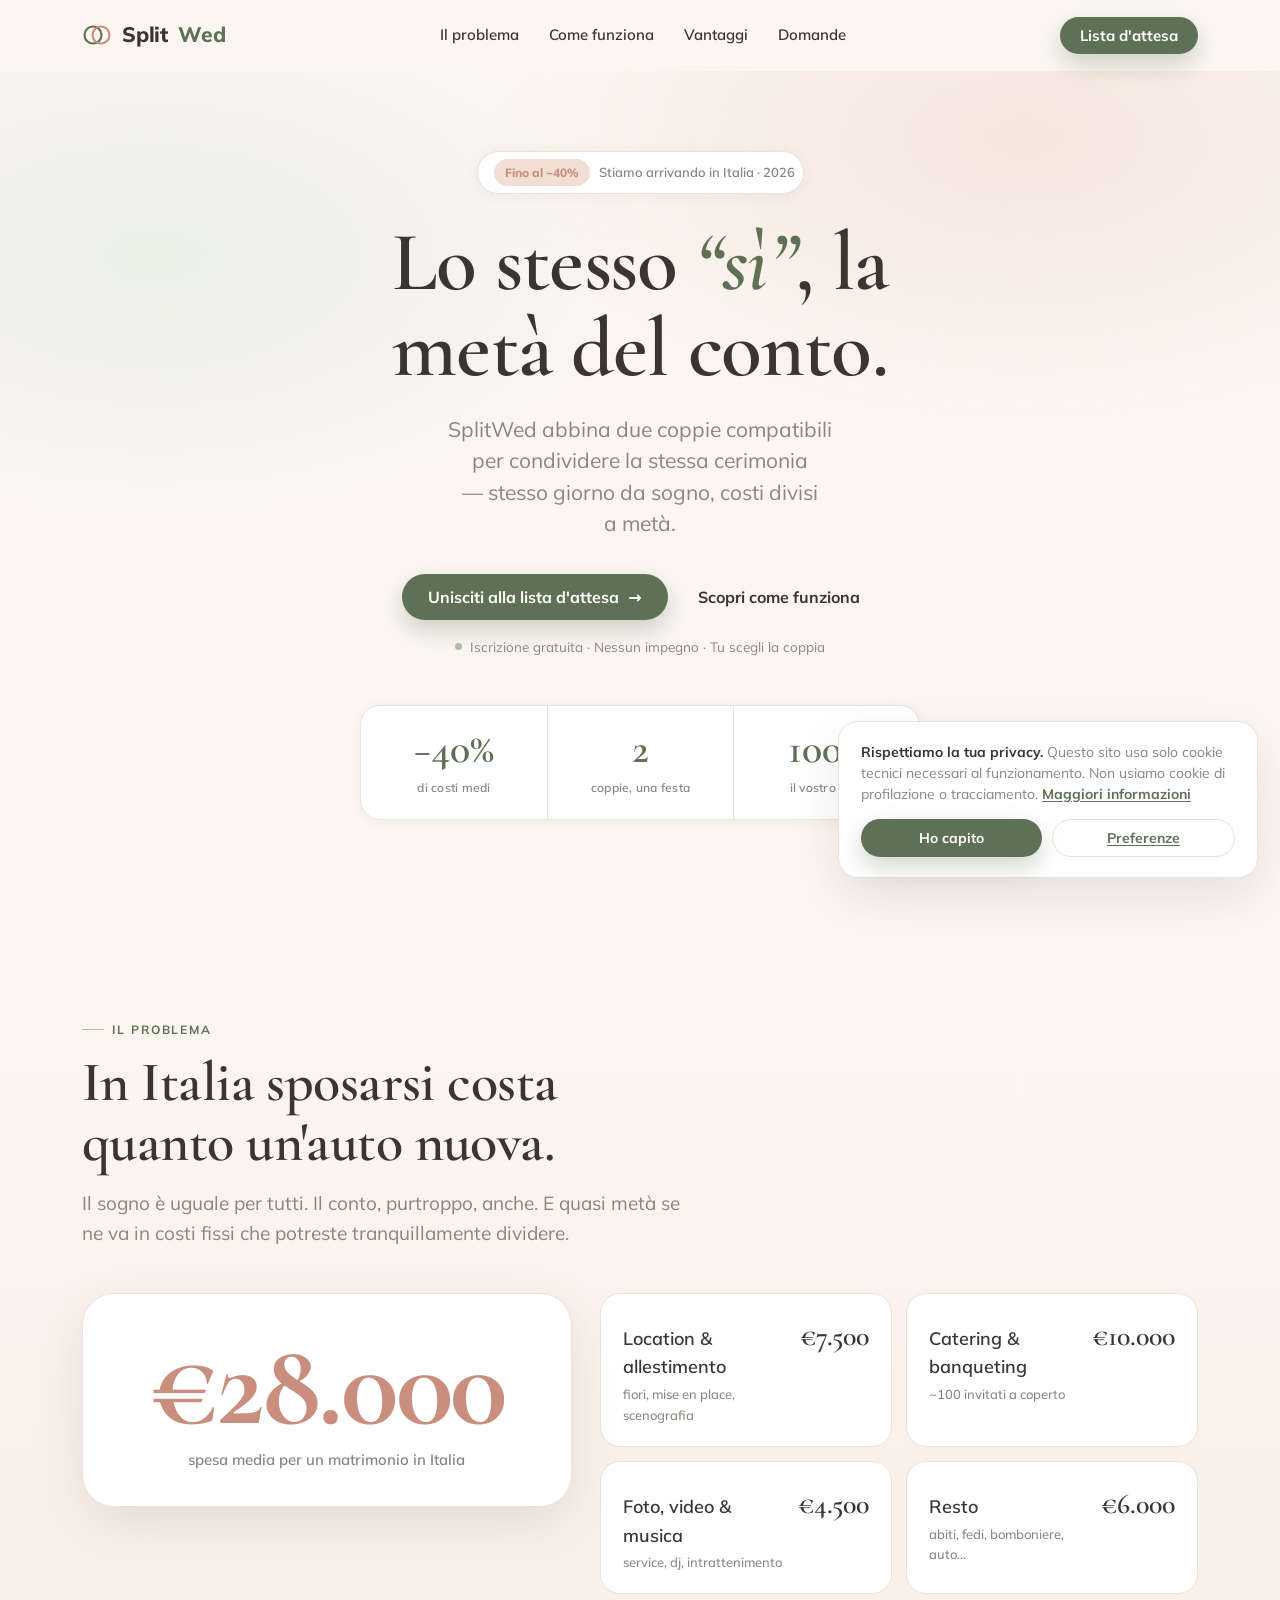
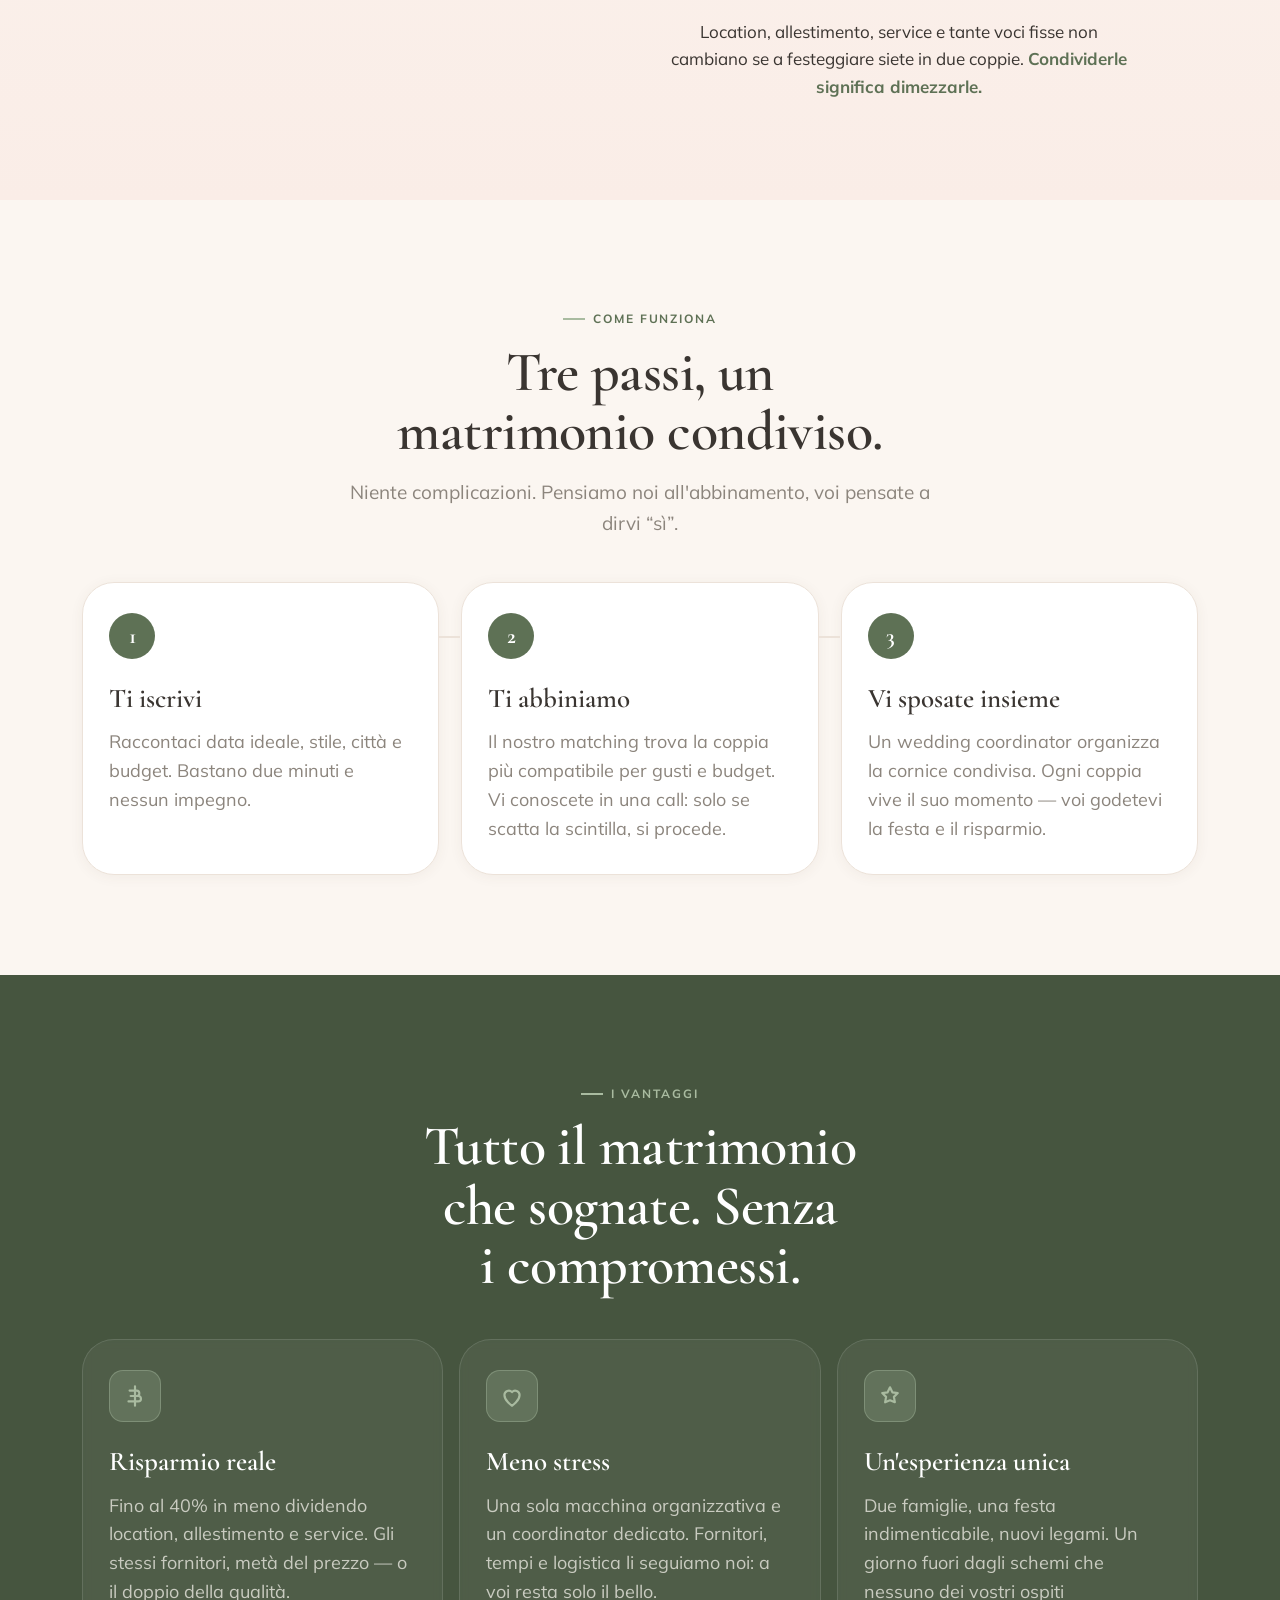
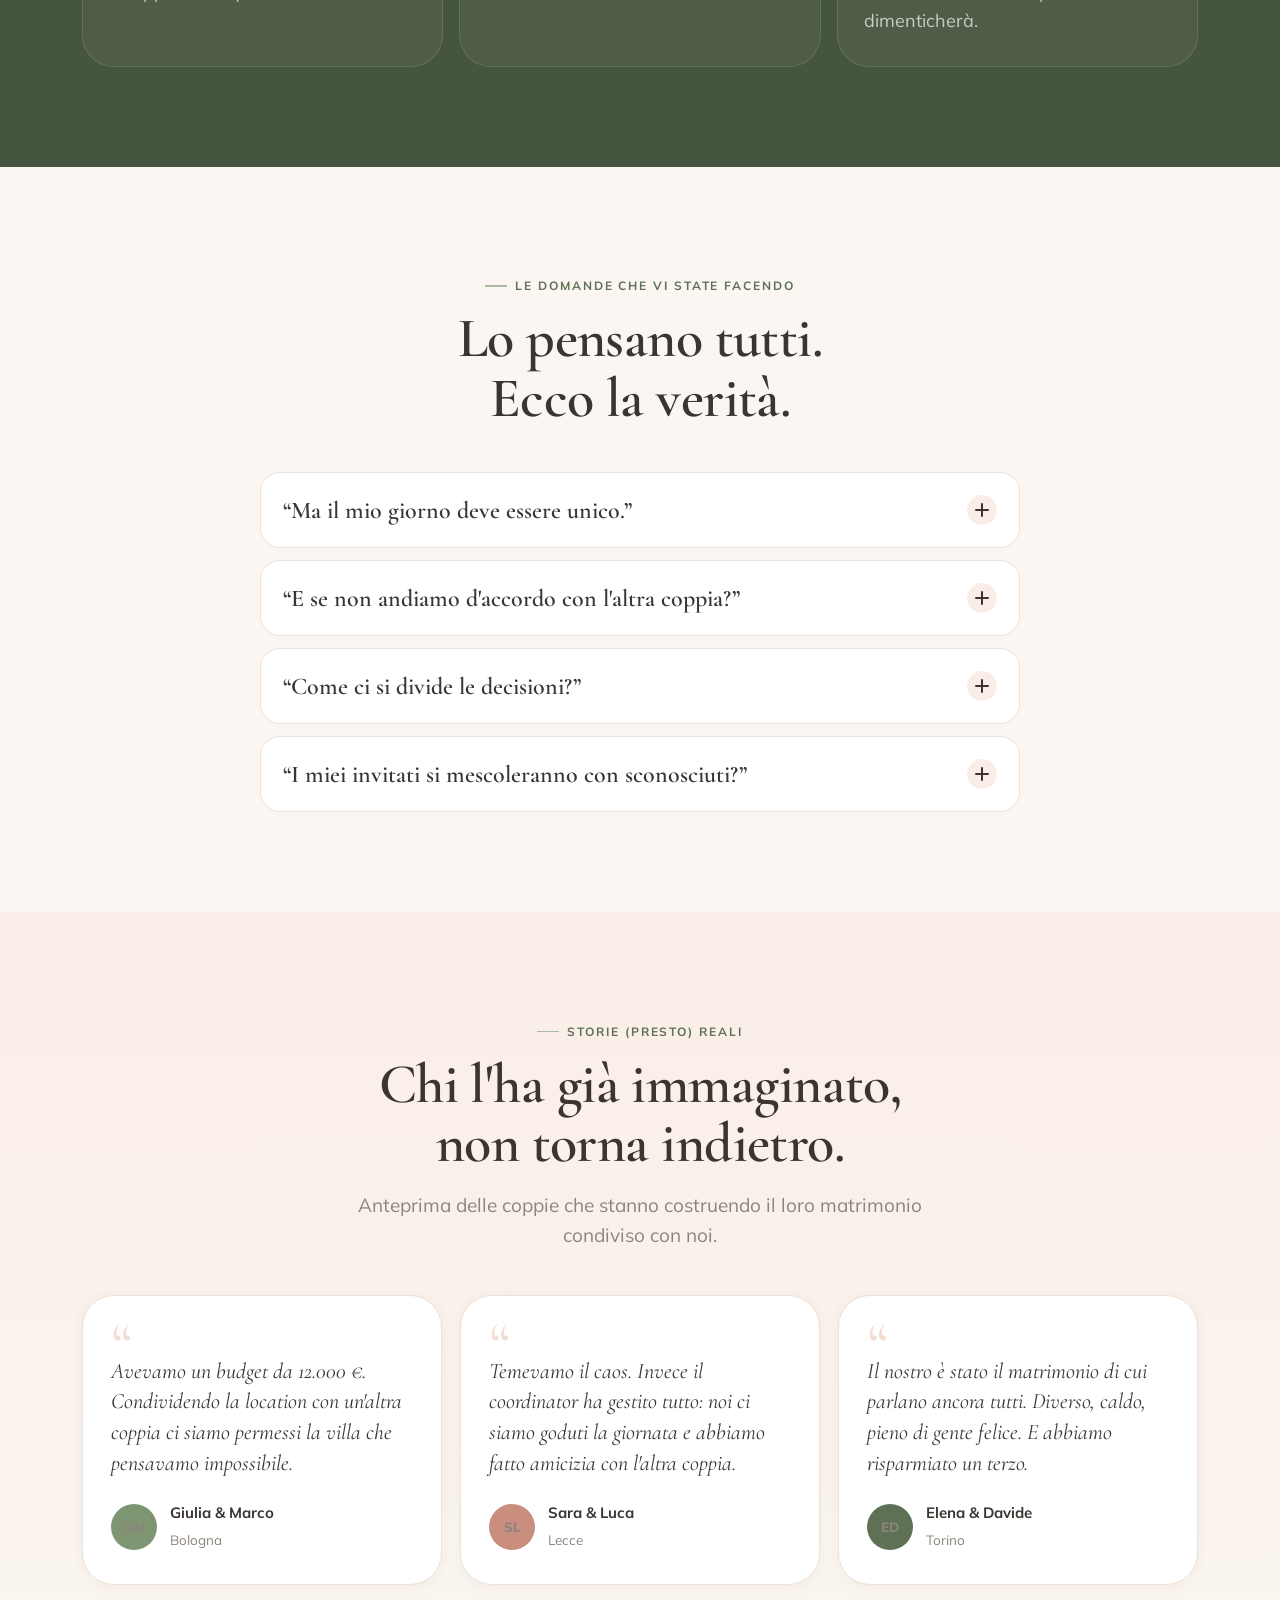
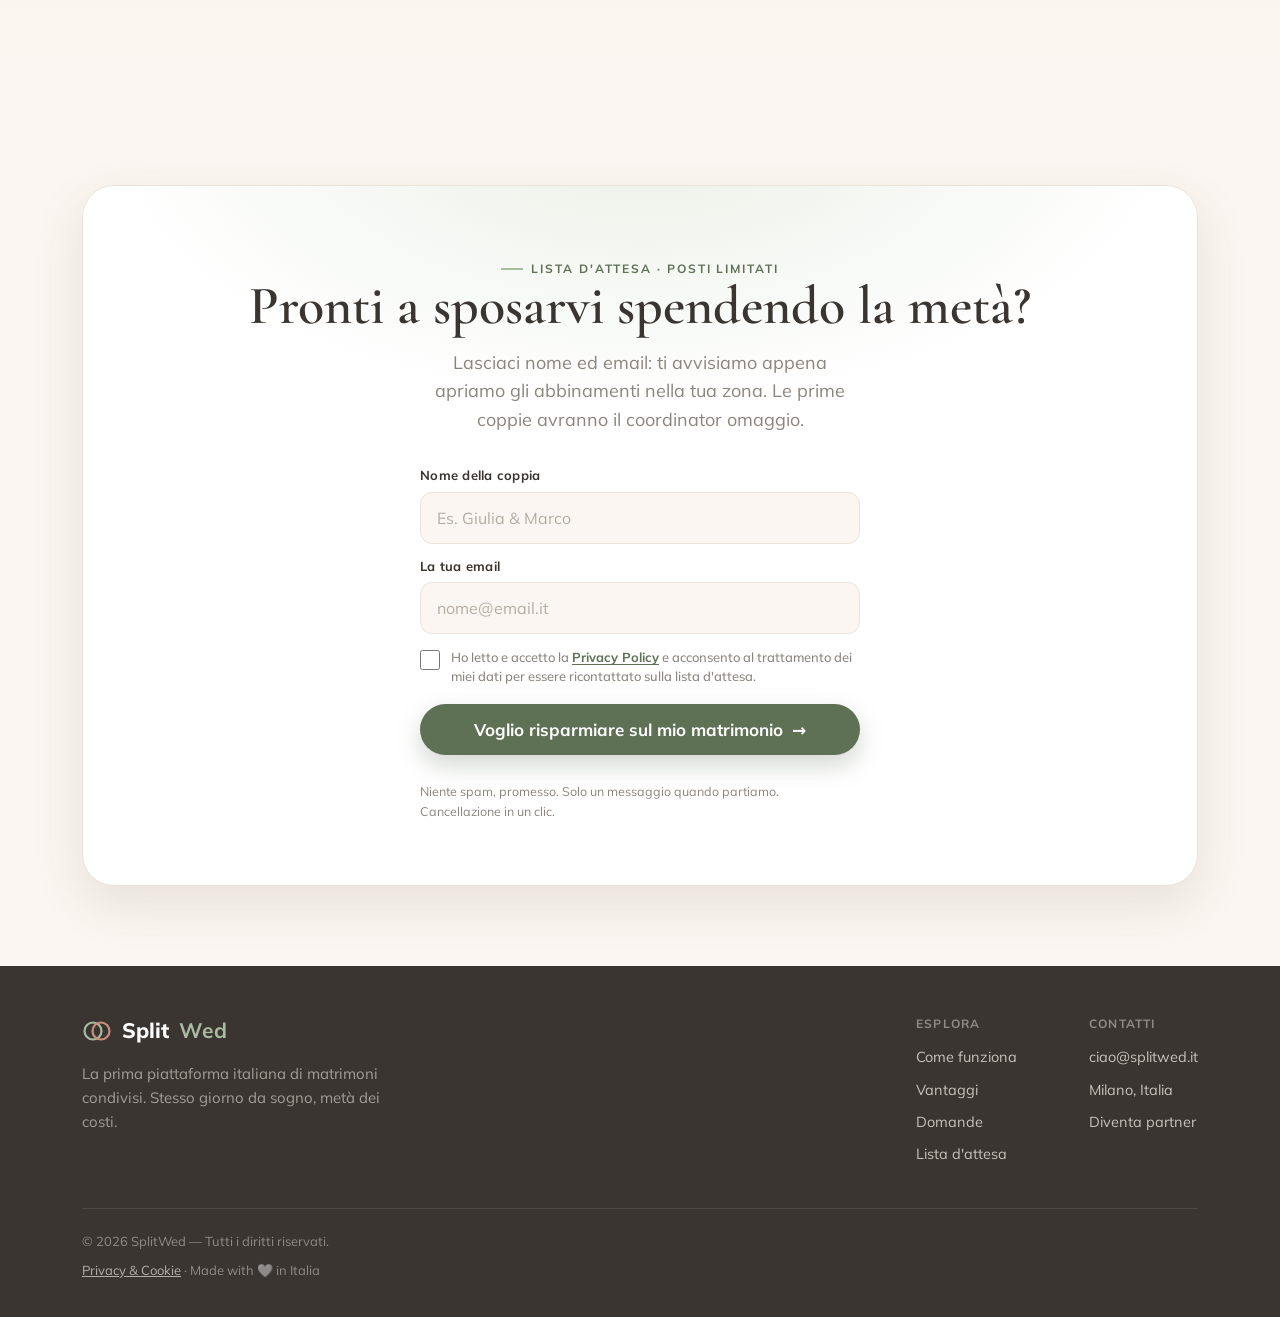
<file: index_old.html>
<!DOCTYPE html>
<html lang="it">
<head>
<meta charset="UTF-8" />
<meta name="viewport" content="width=device-width, initial-scale=1.0" />
<title>SplitWed — Un matrimonio condiviso, metà dei costi</title>
<meta name="description" content="SplitWed abbina due coppie compatibili per condividere la stessa cerimonia di matrimonio e risparmiare fino al 40%. Unisciti alla lista d'attesa." />
<link rel="stylesheet" href="fonts/fonts.css" />
<style>
  :root {
    --bg: #FBF6F1;
    --surface: #FFFFFF;
    --blush: #F3DED5;
    --blush-soft: #FAEDE7;
    --blush-deep: #C98E7E;
    --sage: #A9BBA0;
    --sage-soft: #E4ECDF;
    --sage-deep: #5E7155;
    --sage-deeper: #46553F;
    --ink: #3A3531;
    --muted: #8C857D;
    --line: #ECE2D9;

    --maxw: 1160px;
    --r-sm: 12px;
    --r-md: 20px;
    --r-lg: 32px;
    --r-pill: 999px;
    --shadow-sm: 0 2px 14px rgba(90, 70, 55, 0.06);
    --shadow-md: 0 18px 50px rgba(90, 70, 55, 0.12);

    --serif: "Cormorant Garamond", Georgia, serif;
    --sans: "Mulish", system-ui, sans-serif;
  }

  * { box-sizing: border-box; margin: 0; padding: 0; }
  html { scroll-behavior: smooth; -webkit-text-size-adjust: 100%; }
  body {
    font-family: var(--sans);
    color: var(--ink);
    background: var(--bg);
    line-height: 1.6;
    font-size: 17px;
    overflow-x: hidden;
    -webkit-font-smoothing: antialiased;
  }
  img { max-width: 100%; display: block; }
  a { color: inherit; text-decoration: none; }
  ::selection { background: var(--sage); color: #fff; }

  .wrap { width: 100%; max-width: var(--maxw); margin: 0 auto; padding: 0 22px; }

  .serif { font-family: var(--serif); }

  .kicker {
    display: inline-flex; align-items: center; gap: 8px;
    font-size: 12px; font-weight: 700; letter-spacing: 0.16em;
    text-transform: uppercase; color: var(--sage-deep);
  }
  .kicker::before {
    content: ""; width: 22px; height: 1.5px; background: var(--sage); display: inline-block;
  }

  /* ---------- Buttons ---------- */
  .btn {
    display: inline-flex; align-items: center; justify-content: center; gap: 9px;
    font-family: var(--sans); font-weight: 700; font-size: 16px;
    padding: 15px 26px; border-radius: var(--r-pill); border: none; cursor: pointer;
    transition: transform .18s ease, box-shadow .25s ease, background .2s ease;
    text-align: center; line-height: 1;
  }
  .btn-primary { background: var(--sage-deep); color: #fff; box-shadow: 0 10px 24px rgba(94, 113, 85, 0.28); }
  .btn-primary:hover { background: var(--sage-deeper); transform: translateY(-2px); box-shadow: 0 16px 32px rgba(94, 113, 85, 0.34); }
  .btn-ghost { background: transparent; color: var(--ink); padding: 15px 18px; }
  .btn-ghost:hover { color: var(--sage-deep); }
  .btn-arrow { transition: transform .2s ease; }
  .btn:hover .btn-arrow { transform: translateX(3px); }

  /* ---------- Header ---------- */
  header {
    position: sticky; top: 0; z-index: 50;
    background: rgba(251, 246, 241, 0.82);
    backdrop-filter: blur(14px); -webkit-backdrop-filter: blur(14px);
    border-bottom: 1px solid transparent; transition: border-color .3s ease, box-shadow .3s ease;
  }
  header.scrolled { border-color: var(--line); box-shadow: var(--shadow-sm); }
  .nav { display: flex; align-items: center; justify-content: space-between; height: 70px; }
  .logo { display: flex; align-items: center; gap: 10px; font-family: var(--sans); font-weight: 800; font-size: 21px; letter-spacing: -0.01em; }
  .logo b { color: var(--sage-deep); font-weight: 800; }
  .logo .rings { flex: none; }
  .nav-links { display: none; align-items: center; gap: 30px; font-weight: 600; font-size: 15px; color: var(--ink); }
  .nav-links a:hover { color: var(--sage-deep); }
  .nav-cta { display: none; }

  /* ---------- Hero ---------- */
  .hero { position: relative; padding: 56px 0 64px; text-align: center; overflow: hidden; }
  .hero::before {
    content: ""; position: absolute; inset: 0;
    background:
      radial-gradient(60% 50% at 80% 8%, rgba(243, 222, 213, 0.7), transparent 70%),
      radial-gradient(55% 45% at 12% 22%, rgba(228, 236, 223, 0.7), transparent 70%);
    z-index: -1;
  }
  .badge {
    display: inline-flex; align-items: center; gap: 9px; background: var(--surface);
    border: 1px solid var(--line); border-radius: var(--r-pill);
    padding: 7px 8px 7px 16px; font-size: 13px; font-weight: 600; color: var(--muted);
    box-shadow: var(--shadow-sm); margin-bottom: 26px;
  }
  .badge .tag { background: var(--blush); color: var(--blush-deep); font-weight: 800; padding: 4px 11px; border-radius: var(--r-pill); font-size: 12px; }
  .hero h1 {
    font-family: var(--serif); font-weight: 600; letter-spacing: -0.01em;
    font-size: clamp(42px, 11vw, 84px); line-height: 1.02; color: var(--ink);
    margin: 0 auto 22px; max-width: 16ch; text-wrap: balance;
  }
  .hero h1 em { font-style: italic; color: var(--sage-deep); }
  .hero .sub {
    font-size: clamp(17px, 4.4vw, 21px); color: var(--muted); max-width: 30ch;
    margin: 0 auto 34px; line-height: 1.5; text-wrap: pretty;
  }
  .hero-cta { display: flex; flex-direction: column; gap: 12px; align-items: center; }
  .hero-note { font-size: 13.5px; color: var(--muted); margin-top: 16px; display: flex; align-items: center; gap: 8px; justify-content: center; }
  .dot { width: 7px; height: 7px; border-radius: 50%; background: var(--sage); display: inline-block; }

  .hero-stats {
    display: grid; grid-template-columns: repeat(3, 1fr); gap: 0;
    max-width: 560px; margin: 48px auto 0; background: var(--surface);
    border: 1px solid var(--line); border-radius: var(--r-md); box-shadow: var(--shadow-sm);
    overflow: hidden;
  }
  .hero-stats .cell { padding: 22px 12px; text-align: center; }
  .hero-stats .cell + .cell { border-left: 1px solid var(--line); }
  .hero-stats .num { font-family: var(--serif); font-weight: 600; font-size: clamp(30px, 9vw, 42px); color: var(--sage-deep); line-height: 1; }
  .hero-stats .lbl { font-size: 12px; font-weight: 600; color: var(--muted); margin-top: 8px; letter-spacing: .02em; }

  /* ---------- Section scaffolding ---------- */
  section { padding: 72px 0; }
  .sec-head { max-width: 620px; margin-bottom: 44px; }
  .sec-head.center { margin-left: auto; margin-right: auto; text-align: center; }
  .sec-head h2 {
    font-family: var(--serif); font-weight: 600; letter-spacing: -0.01em;
    font-size: clamp(32px, 8vw, 52px); line-height: 1.06; margin: 14px 0 16px; text-wrap: balance;
  }
  .sec-head p { color: var(--muted); font-size: clamp(16px, 4.2vw, 19px); text-wrap: pretty; }

  /* ---------- Problema ---------- */
  .problema { background: linear-gradient(180deg, var(--bg), var(--blush-soft)); }
  .cost-hero {
    background: var(--surface); border: 1px solid var(--line); border-radius: var(--r-lg);
    padding: 34px 26px; box-shadow: var(--shadow-md); text-align: center; margin-bottom: 18px;
  }
  .cost-hero .big {
    font-family: var(--serif); font-weight: 700; color: var(--blush-deep);
    font-size: clamp(60px, 19vw, 120px); line-height: .95; letter-spacing: -0.02em;
  }
  .cost-hero .cap { font-size: 15px; color: var(--muted); font-weight: 600; margin-top: 6px; }
  .cost-grid { display: grid; grid-template-columns: 1fr; gap: 14px; }
  .cost-item {
    background: var(--surface); border: 1px solid var(--line); border-radius: var(--r-md);
    padding: 20px 22px; display: flex; align-items: baseline; justify-content: space-between; gap: 16px;
  }
  .cost-item .label { font-weight: 600; }
  .cost-item .label small { display: block; color: var(--muted); font-weight: 500; font-size: 13px; margin-top: 2px; }
  .cost-item .val { font-family: var(--serif); font-weight: 600; font-size: 28px; color: var(--ink); white-space: nowrap; }
  .cost-foot { margin-top: 24px; font-size: 17px; color: var(--ink); text-align: center; max-width: 46ch; margin-inline: auto; }
  .cost-foot b { color: var(--sage-deep); }

  /* ---------- Come funziona ---------- */
  .steps { display: grid; grid-template-columns: 1fr; gap: 18px; }
  .step {
    background: var(--surface); border: 1px solid var(--line); border-radius: var(--r-lg);
    padding: 30px 26px; position: relative; box-shadow: var(--shadow-sm);
  }
  .step .n {
    font-family: var(--serif); font-weight: 700; font-size: 22px; color: #fff;
    width: 46px; height: 46px; border-radius: 50%; background: var(--sage-deep);
    display: flex; align-items: center; justify-content: center; margin-bottom: 18px;
  }
  .step h3 { font-family: var(--serif); font-weight: 600; font-size: 27px; margin-bottom: 8px; }
  .step p { color: var(--muted); }
  .step .line { display: none; }

  /* ---------- Vantaggi ---------- */
  .vantaggi { background: var(--sage-deeper); color: #F4F1EB; }
  .vantaggi .sec-head h2 { color: #fff; }
  .vantaggi .sec-head p { color: rgba(244, 241, 235, 0.72); }
  .vantaggi .kicker { color: var(--sage); }
  .vantaggi .kicker::before { background: var(--sage); }
  .ben-grid { display: grid; grid-template-columns: 1fr; gap: 16px; }
  .ben {
    background: rgba(255,255,255,0.05); border: 1px solid rgba(255,255,255,0.12);
    border-radius: var(--r-lg); padding: 30px 26px; backdrop-filter: blur(4px);
  }
  .ben .ico {
    width: 52px; height: 52px; border-radius: 14px; background: rgba(169, 187, 160, 0.22);
    display: flex; align-items: center; justify-content: center; margin-bottom: 18px;
    border: 1px solid rgba(169,187,160,0.4);
  }
  .ben h3 { font-family: var(--serif); font-weight: 600; font-size: 27px; margin-bottom: 8px; color: #fff; }
  .ben p { color: rgba(244, 241, 235, 0.74); }

  /* ---------- Obiezioni ---------- */
  .faq-list { display: grid; gap: 12px; max-width: 760px; margin: 0 auto; }
  .faq {
    background: var(--surface); border: 1px solid var(--line); border-radius: var(--r-md);
    overflow: hidden; transition: box-shadow .25s ease, border-color .25s ease;
  }
  .faq.open { box-shadow: var(--shadow-md); border-color: var(--blush); }
  .faq button {
    width: 100%; background: none; border: none; cursor: pointer; text-align: left;
    padding: 22px 22px; display: flex; align-items: center; justify-content: space-between; gap: 16px;
    font-family: var(--serif); font-weight: 600; font-size: clamp(19px, 5vw, 24px); color: var(--ink);
  }
  .faq .ic { flex: none; width: 30px; height: 30px; border-radius: 50%; background: var(--blush-soft); display: flex; align-items: center; justify-content: center; transition: transform .3s ease, background .2s ease; }
  .faq.open .ic { transform: rotate(45deg); background: var(--blush); }
  .faq .ic svg { display: block; }
  .faq .ans { max-height: 0; overflow: hidden; transition: max-height .35s ease; }
  .faq .ans-inner { padding: 0 22px 24px; color: var(--muted); font-size: 16.5px; max-width: 60ch; }
  .faq .ans-inner b { color: var(--sage-deep); font-weight: 700; }

  /* ---------- Testimonial ---------- */
  .testi { background: linear-gradient(180deg, var(--blush-soft), var(--bg)); }
  .testi-grid { display: grid; grid-template-columns: 1fr; gap: 18px; }
  .quote {
    background: var(--surface); border: 1px solid var(--line); border-radius: var(--r-lg);
    padding: 30px 28px; box-shadow: var(--shadow-sm); display: flex; flex-direction: column;
  }
  .quote .mark { font-family: var(--serif); font-size: 64px; line-height: .6; color: var(--blush); height: 30px; }
  .quote p { font-family: var(--serif); font-style: italic; font-size: 22px; line-height: 1.4; color: var(--ink); margin-bottom: 22px; flex: 1; }
  .quote .who { display: flex; align-items: center; gap: 13px; }
  .quote .av { width: 46px; height: 46px; border-radius: 50%; flex: none; display: flex; align-items: center; justify-content: center; font-weight: 800; font-size: 15px; color: #fff; font-family: var(--sans); }
  .quote .who b { font-weight: 700; font-size: 15px; display: block; }
  .quote .who span { color: var(--muted); font-size: 13.5px; }

  /* ---------- CTA finale ---------- */
  .cta-final { padding-bottom: 80px; }
  .cta-card {
    background: var(--surface); border: 1px solid var(--line); border-radius: var(--r-lg);
    padding: 40px 26px; box-shadow: var(--shadow-md); text-align: center; position: relative; overflow: hidden;
  }
  .cta-card::before {
    content: ""; position: absolute; inset: 0;
    background: radial-gradient(70% 60% at 50% -10%, rgba(228, 236, 223, 0.8), transparent 70%);
    z-index: 0;
  }
  .cta-card > * { position: relative; z-index: 1; }
  .cta-card h2 { font-family: var(--serif); font-weight: 600; font-size: clamp(32px, 8.5vw, 54px); line-height: 1.04; margin-bottom: 14px; text-wrap: balance; }
  .cta-card .lead { color: var(--muted); max-width: 40ch; margin: 0 auto 30px; font-size: 18px; }
  form.signup { display: grid; gap: 12px; max-width: 440px; margin: 0 auto; text-align: left; }
  .field label { display: block; font-size: 13px; font-weight: 700; color: var(--ink); margin-bottom: 6px; letter-spacing: .02em; }
  .field input {
    width: 100%; font-family: var(--sans); font-size: 16px; color: var(--ink);
    padding: 15px 16px; border: 1.5px solid var(--line); border-radius: var(--r-sm);
    background: var(--bg); transition: border-color .2s ease, background .2s ease;
  }
  .field input::placeholder { color: #B6ACA2; }
  .field input:focus { outline: none; border-color: var(--sage); background: #fff; }
  .field input.err { border-color: var(--blush-deep); background: #FCF1EE; }
  .field .msg { font-size: 12.5px; color: var(--blush-deep); margin-top: 5px; min-height: 0; display: none; }
  .field.invalid .msg { display: block; }
  /* consent checkbox */
  .consent { display: flex; align-items: flex-start; gap: 11px; margin-top: 2px; }
  .consent input { flex: none; width: 20px; height: 20px; margin-top: 2px; accent-color: var(--sage-deep); cursor: pointer; }
  .consent label { font-size: 13px; color: var(--muted); line-height: 1.45; font-weight: 500; cursor: pointer; }
  .consent a { color: var(--sage-deep); font-weight: 700; text-decoration: underline; text-underline-offset: 2px; }
  .consent.invalid label { color: var(--blush-deep); }
  .consent.invalid input { outline: 2px solid var(--blush-deep); outline-offset: 1px; border-radius: 4px; }
  form.signup .btn-primary { width: 100%; margin-top: 6px; padding: 17px; font-size: 17px; }
  .privacy { font-size: 12.5px; color: var(--muted); margin-top: 14px; }
  .success { display: none; padding: 20px 6px; }
  .success.show { display: block; animation: pop .4s ease; }
  .success .check { width: 64px; height: 64px; border-radius: 50%; background: var(--sage-soft); display: flex; align-items: center; justify-content: center; margin: 0 auto 18px; }
  .success h3 { font-family: var(--serif); font-weight: 600; font-size: 32px; margin-bottom: 10px; }
  .success p { color: var(--muted); max-width: 36ch; margin: 0 auto; }
  @keyframes pop { from { opacity: 0; transform: scale(.94); } to { opacity: 1; transform: scale(1); } }

  /* ---------- Footer ---------- */
  footer { background: var(--ink); color: #E8E2DB; padding: 48px 0 36px; }
  .foot-top { display: flex; flex-direction: column; gap: 26px; }
  .foot-brand { display: flex; align-items: center; gap: 10px; font-weight: 800; font-size: 21px; color: #fff; }
  .foot-brand b { color: var(--sage); }
  .foot-desc { color: rgba(232, 226, 219, 0.6); max-width: 34ch; font-size: 15px; }
  .foot-cols { display: grid; grid-template-columns: 1fr 1fr; gap: 26px; }
  .foot-cols h5 { font-size: 12px; letter-spacing: .1em; text-transform: uppercase; color: rgba(232,226,219,0.5); margin-bottom: 12px; }
  .foot-cols a, .foot-cols span { display: block; font-size: 14.5px; color: rgba(232,226,219,0.82); margin-bottom: 9px; }
  .foot-cols a:hover { color: var(--sage); }
  .foot-bot { border-top: 1px solid rgba(255,255,255,0.1); margin-top: 34px; padding-top: 22px; display: flex; flex-direction: column; gap: 8px; font-size: 13px; color: rgba(232,226,219,0.5); }

  /* ---------- Cookie banner ---------- */
  .cookie-banner {
    position: fixed; left: 16px; right: 16px; bottom: 16px; z-index: 80;
    background: var(--surface); border: 1px solid var(--line); border-radius: var(--r-md);
    box-shadow: var(--shadow-md); padding: 20px 22px;
    display: flex; flex-direction: column; gap: 14px;
    transform: translateY(140%); opacity: 0; transition: transform .45s cubic-bezier(.2,.7,.2,1), opacity .4s ease;
  }
  .cookie-banner.show { transform: none; opacity: 1; }
  .cookie-banner p { font-size: 14px; color: var(--muted); line-height: 1.5; }
  .cookie-banner p b { color: var(--ink); font-weight: 700; }
  .cookie-banner a { color: var(--sage-deep); font-weight: 700; text-decoration: underline; text-underline-offset: 2px; }
  .cookie-actions { display: flex; gap: 10px; flex-wrap: wrap; }
  .cookie-actions .btn { padding: 11px 22px; font-size: 14px; flex: 1; min-width: 120px; }
  .btn-outline { background: transparent; color: var(--ink); border: 1.5px solid var(--line); }
  .btn-outline:hover { border-color: var(--sage); color: var(--sage-deep); }
  @media (min-width: 720px) {
    .cookie-banner { left: auto; right: 22px; bottom: 22px; max-width: 420px; }
  }

  /* ---------- Reveal animation ---------- */
  .reveal { opacity: 0; transform: translateY(22px); transition: opacity .7s cubic-bezier(.2,.7,.2,1), transform .7s cubic-bezier(.2,.7,.2,1); }
  .reveal.in { opacity: 1; transform: none; }
  @media (prefers-reduced-motion: reduce) { .reveal { opacity: 1; transform: none; transition: none; } html { scroll-behavior: auto; } }

  /* ---------- Responsive ---------- */
  @media (min-width: 600px) {
    .hero-cta { flex-direction: row; justify-content: center; }
    .cost-grid { grid-template-columns: 1fr 1fr; }
    .testi-grid { grid-template-columns: 1fr 1fr; }
  }
  @media (min-width: 880px) {
    body { font-size: 18px; }
    .nav-links { display: flex; }
    .nav-cta { display: inline-flex; }
    section { padding: 100px 0; }
    .hero { padding: 80px 0 90px; }
    .steps { grid-template-columns: repeat(3, 1fr); gap: 22px; }
    .ben-grid { grid-template-columns: repeat(3, 1fr); }
    .testi-grid { grid-template-columns: repeat(3, 1fr); }
    .cost-layout { display: grid; grid-template-columns: 0.9fr 1.1fr; gap: 28px; align-items: start; }
    .cost-hero { margin-bottom: 0; position: sticky; top: 90px; }
    .cta-card { padding: 64px 56px; }
    .foot-top { flex-direction: row; justify-content: space-between; align-items: flex-start; }
    .foot-cols { grid-template-columns: 1fr 1fr; gap: 64px; }
    .step .line { display: block; position: absolute; top: 53px; right: -22px; width: 22px; height: 1.5px; background: var(--line); z-index: 2; }
    .step:last-child .line { display: none; }
  }
  @media (min-width: 1024px) {
    .sec-head h2 { font-size: 56px; }
  }
</style>
</head>
<body>

<!-- ============ HEADER ============ -->
<header id="hdr">
  <div class="wrap nav">
    <a href="#top" class="logo" aria-label="SplitWed home">
      <svg class="rings" width="30" height="22" viewBox="0 0 30 22" fill="none" aria-hidden="true">
        <circle cx="11" cy="11" r="8.5" stroke="#5E7155" stroke-width="2.2" />
        <circle cx="19" cy="11" r="8.5" stroke="#C98E7E" stroke-width="2.2" />
      </svg>
      Split<b>Wed</b>
    </a>
    <nav class="nav-links">
      <a href="#problema">Il problema</a>
      <a href="#come-funziona">Come funziona</a>
      <a href="#vantaggi">Vantaggi</a>
      <a href="#obiezioni">Domande</a>
    </nav>
    <a href="#waitlist" class="btn btn-primary nav-cta" style="padding:11px 20px; font-size:15px;">Lista d'attesa</a>
  </div>
</header>

<main id="top">

  <!-- ============ HERO ============ -->
  <section class="hero">
    <div class="wrap">
      <span class="badge reveal"><span class="tag">Fino al −40%</span> Stiamo arrivando in Italia · 2026</span>
      <h1 class="reveal">Lo stesso <em>“sì”</em>, la metà del conto.</h1>
      <p class="sub reveal">SplitWed abbina due coppie compatibili per condividere la stessa cerimonia — stesso giorno da sogno, costi divisi a metà.</p>
      <div class="hero-cta reveal">
        <a href="#waitlist" class="btn btn-primary">Unisciti alla lista d'attesa <span class="btn-arrow">→</span></a>
        <a href="#come-funziona" class="btn btn-ghost">Scopri come funziona</a>
      </div>
      <p class="hero-note reveal"><span class="dot"></span> Iscrizione gratuita · Nessun impegno · Tu scegli la coppia</p>

      <div class="hero-stats reveal">
        <div class="cell"><div class="num">−40%</div><div class="lbl">di costi medi</div></div>
        <div class="cell"><div class="num">2</div><div class="lbl">coppie, una festa</div></div>
        <div class="cell"><div class="num">100%</div><div class="lbl">il vostro stile</div></div>
      </div>
    </div>
  </section>

  <!-- ============ PROBLEMA ============ -->
  <section class="problema" id="problema">
    <div class="wrap">
      <div class="sec-head reveal">
        <span class="kicker">Il problema</span>
        <h2>In Italia sposarsi costa quanto un'auto nuova.</h2>
        <p>Il sogno è uguale per tutti. Il conto, purtroppo, anche. E quasi metà se ne va in costi fissi che potreste tranquillamente dividere.</p>
      </div>

      <div class="cost-layout">
        <div class="cost-hero reveal">
          <div class="big">€28.000</div>
          <div class="cap">spesa media per un matrimonio in Italia</div>
        </div>

        <div>
          <div class="cost-grid">
            <div class="cost-item reveal"><div class="label">Location & allestimento <small>fiori, mise en place, scenografia</small></div><div class="val">€7.500</div></div>
            <div class="cost-item reveal"><div class="label">Catering & banqueting <small>~100 invitati a coperto</small></div><div class="val">€10.000</div></div>
            <div class="cost-item reveal"><div class="label">Foto, video & musica <small>service, dj, intrattenimento</small></div><div class="val">€4.500</div></div>
            <div class="cost-item reveal"><div class="label">Resto <small>abiti, fedi, bomboniere, auto…</small></div><div class="val">€6.000</div></div>
          </div>
          <p class="cost-foot reveal">Location, allestimento, service e tante voci fisse non cambiano se a festeggiare siete in due coppie. <b>Condividerle significa dimezzarle.</b></p>
        </div>
      </div>
    </div>
  </section>

  <!-- ============ COME FUNZIONA ============ -->
  <section id="come-funziona">
    <div class="wrap">
      <div class="sec-head center reveal">
        <span class="kicker">Come funziona</span>
        <h2>Tre passi, un matrimonio condiviso.</h2>
        <p>Niente complicazioni. Pensiamo noi all'abbinamento, voi pensate a dirvi “sì”.</p>
      </div>
      <div class="steps">
        <div class="step reveal">
          <div class="n">1</div><span class="line"></span>
          <h3>Ti iscrivi</h3>
          <p>Raccontaci data ideale, stile, città e budget. Bastano due minuti e nessun impegno.</p>
        </div>
        <div class="step reveal">
          <div class="n">2</div><span class="line"></span>
          <h3>Ti abbiniamo</h3>
          <p>Il nostro matching trova la coppia più compatibile per gusti e budget. Vi conoscete in una call: solo se scatta la scintilla, si procede.</p>
        </div>
        <div class="step reveal">
          <div class="n">3</div>
          <h3>Vi sposate insieme</h3>
          <p>Un wedding coordinator organizza la cornice condivisa. Ogni coppia vive il suo momento — voi godetevi la festa e il risparmio.</p>
        </div>
      </div>
    </div>
  </section>

  <!-- ============ VANTAGGI ============ -->
  <section class="vantaggi" id="vantaggi">
    <div class="wrap">
      <div class="sec-head center reveal">
        <span class="kicker">I vantaggi</span>
        <h2>Tutto il matrimonio che sognate. Senza i compromessi.</h2>
      </div>
      <div class="ben-grid">
        <div class="ben reveal">
          <div class="ico">
            <svg width="26" height="26" viewBox="0 0 24 24" fill="none"><path d="M12 3v18M7 7h6.5a2.5 2.5 0 0 1 0 5H8m0 0h7a2.5 2.5 0 0 1 0 5H6" stroke="#A9BBA0" stroke-width="2" stroke-linecap="round" stroke-linejoin="round"/></svg>
          </div>
          <h3>Risparmio reale</h3>
          <p>Fino al 40% in meno dividendo location, allestimento e service. Gli stessi fornitori, metà del prezzo — o il doppio della qualità.</p>
        </div>
        <div class="ben reveal">
          <div class="ico">
            <svg width="26" height="26" viewBox="0 0 24 24" fill="none"><path d="M12 21s-7-4.5-7-10a4 4 0 0 1 7-2.6A4 4 0 0 1 19 11c0 5.5-7 10-7 10Z" stroke="#A9BBA0" stroke-width="2" stroke-linejoin="round"/></svg>
          </div>
          <h3>Meno stress</h3>
          <p>Una sola macchina organizzativa e un coordinator dedicato. Fornitori, tempi e logistica li seguiamo noi: a voi resta solo il bello.</p>
        </div>
        <div class="ben reveal">
          <div class="ico">
            <svg width="26" height="26" viewBox="0 0 24 24" fill="none"><path d="M12 4l2.2 4.6 5 .7-3.6 3.5.9 5L12 15.9 7.5 17.8l.9-5L4.8 9.3l5-.7L12 4Z" stroke="#A9BBA0" stroke-width="2" stroke-linejoin="round"/></svg>
          </div>
          <h3>Un'esperienza unica</h3>
          <p>Due famiglie, una festa indimenticabile, nuovi legami. Un giorno fuori dagli schemi che nessuno dei vostri ospiti dimenticherà.</p>
        </div>
      </div>
    </div>
  </section>

  <!-- ============ OBIEZIONI ============ -->
  <section id="obiezioni">
    <div class="wrap">
      <div class="sec-head center reveal">
        <span class="kicker">Le domande che vi state facendo</span>
        <h2>Lo pensano tutti. Ecco la verità.</h2>
      </div>
      <div class="faq-list">
        <div class="faq reveal">
          <button type="button" aria-expanded="false">
            <span>“Ma il mio giorno deve essere unico.”</span>
            <span class="ic"><svg width="14" height="14" viewBox="0 0 14 14"><path d="M7 1v12M1 7h12" stroke="#3A3531" stroke-width="2" stroke-linecap="round"/></svg></span>
          </button>
          <div class="ans"><div class="ans-inner">E lo sarà. Condividete solo la <b>cornice</b> — location, allestimento, musica — non i momenti che contano. Riti, voti, primo ballo, tavoli, torta e timeline restano <b>solo vostri</b>. Anzi: un matrimonio condiviso è molto più memorabile di uno “uguale a tutti gli altri”.</div></div>
        </div>
        <div class="faq reveal">
          <button type="button" aria-expanded="false">
            <span>“E se non andiamo d'accordo con l'altra coppia?”</span>
            <span class="ic"><svg width="14" height="14" viewBox="0 0 14 14"><path d="M7 1v12M1 7h12" stroke="#3A3531" stroke-width="2" stroke-linecap="round"/></svg></span>
          </button>
          <div class="ans"><div class="ans-inner">Il matching abbina per <b>stile, valori e budget</b>, non a caso. Prima di confermare qualsiasi cosa fate una call conoscitiva: se non scatta il feeling, <b>dite no senza problemi</b> e vi riproponiamo un'altra coppia.</div></div>
        </div>
        <div class="faq reveal">
          <button type="button" aria-expanded="false">
            <span>“Come ci si divide le decisioni?”</span>
            <span class="ic"><svg width="14" height="14" viewBox="0 0 14 14"><path d="M7 1v12M1 7h12" stroke="#3A3531" stroke-width="2" stroke-linecap="round"/></svg></span>
          </button>
          <div class="ans"><div class="ans-inner">Un <b>wedding coordinator SplitWed</b> fa da regista. Le scelte condivise si concordano insieme con regole chiare definite all'inizio; tutto ciò che è solo vostro lo decidete liberamente. Niente bracci di ferro, solo organizzazione fluida.</div></div>
        </div>
        <div class="faq reveal">
          <button type="button" aria-expanded="false">
            <span>“I miei invitati si mescoleranno con sconosciuti?”</span>
            <span class="ic"><svg width="14" height="14" viewBox="0 0 14 14"><path d="M7 1v12M1 7h12" stroke="#3A3531" stroke-width="2" stroke-linecap="round"/></svg></span>
          </button>
          <div class="ans"><div class="ans-inner">Decidete voi <b>quanto condividere</b>: dalla sola cerimonia all'intera festa. Spazi, tavoli e tempi sono pensati perché ogni coppia abbia la sua dimensione — e, se vorrete, anche un brindisi tutti insieme.</div></div>
        </div>
      </div>
    </div>
  </section>

  <!-- ============ TESTIMONIAL ============ -->
  <section class="testi">
    <div class="wrap">
      <div class="sec-head center reveal">
        <span class="kicker">Storie (presto) reali</span>
        <h2>Chi l'ha già immaginato, non torna indietro.</h2>
        <p>Anteprima delle coppie che stanno costruendo il loro matrimonio condiviso con noi.</p>
      </div>
      <div class="testi-grid">
        <div class="quote reveal">
          <div class="mark">“</div>
          <p>Avevamo un budget da 12.000 €. Condividendo la location con un'altra coppia ci siamo permessi la villa che pensavamo impossibile.</p>
          <div class="who"><span class="av" style="background:#7E9572;">GM</span><div><b>Giulia &amp; Marco</b><span>Bologna</span></div></div>
        </div>
        <div class="quote reveal">
          <div class="mark">“</div>
          <p>Temevamo il caos. Invece il coordinator ha gestito tutto: noi ci siamo goduti la giornata e abbiamo fatto amicizia con l'altra coppia.</p>
          <div class="who"><span class="av" style="background:#C98E7E;">SL</span><div><b>Sara &amp; Luca</b><span>Lecce</span></div></div>
        </div>
        <div class="quote reveal">
          <div class="mark">“</div>
          <p>Il nostro è stato il matrimonio di cui parlano ancora tutti. Diverso, caldo, pieno di gente felice. E abbiamo risparmiato un terzo.</p>
          <div class="who"><span class="av" style="background:#5E7155;">ED</span><div><b>Elena &amp; Davide</b><span>Torino</span></div></div>
        </div>
      </div>
    </div>
  </section>

  <!-- ============ CTA FINALE ============ -->
  <section class="cta-final" id="waitlist">
    <div class="wrap">
      <div class="cta-card reveal">
        <span class="kicker" style="justify-content:center;">Lista d'attesa · Posti limitati</span>
        <h2>Pronti a sposarvi spendendo la metà?</h2>
        <p class="lead">Lasciaci nome ed email: ti avvisiamo appena apriamo gli abbinamenti nella tua zona. Le prime coppie avranno il coordinator omaggio.</p>

        <form class="signup" id="signupForm" action="https://formsubmit.co/ajax/postmaster@splitwed.it" method="post" novalidate>
          <!-- Honeypot anti-spam di FormSubmit -->
          <input type="text" name="_honey" tabindex="-1" autocomplete="off" aria-hidden="true" style="position:absolute;left:-9999px;width:1px;height:1px;opacity:0;" />
          <!-- Impostazioni FormSubmit -->
          <input type="hidden" name="_subject" value="Nuova iscrizione lista d'attesa SplitWed" />
          <input type="hidden" name="_template" value="table" />
          <input type="hidden" name="_captcha" value="false" />
          <input type="hidden" name="_autoresponse" value="Ciao! Grazie per esserti iscritto alla lista d'attesa di SplitWed. Ti avviseremo via email appena apriremo gli abbinamenti nella tua zona: le prime coppie iscritte avranno il wedding coordinator in omaggio. Nel frattempo, iniziate a sognare il vostro giorno. A presto, il team di SplitWed." />
          <div class="field" id="f-name">
            <label for="nome">Nome della coppia</label>
            <input type="text" id="nome" name="nome" placeholder="Es. Giulia & Marco" autocomplete="name" />
            <div class="msg">Scrivi i vostri nomi 💍</div>
          </div>
          <div class="field" id="f-email">
            <label for="email">La tua email</label>
            <input type="email" id="email" name="email" placeholder="nome@email.it" autocomplete="email" />
            <div class="msg">Inserisci un'email valida.</div>
          </div>
          <div class="consent" id="f-privacy">
            <input type="checkbox" id="privacy" name="privacy" value="1" />
            <label for="privacy">Ho letto e accetto la <a href="privacy.html" target="_blank" rel="noopener">Privacy Policy</a> e acconsento al trattamento dei miei dati per essere ricontattato sulla lista d'attesa.</label>
          </div>
          <button type="submit" class="btn btn-primary">Voglio risparmiare sul mio matrimonio <span class="btn-arrow">→</span></button>
          <p class="privacy">Niente spam, promesso. Solo un messaggio quando partiamo. Cancellazione in un clic.</p>
        </form>

        <div class="success" id="successBox">
          <div class="check">
            <svg width="30" height="30" viewBox="0 0 24 24" fill="none"><path d="M5 13l4 4L19 7" stroke="#5E7155" stroke-width="2.6" stroke-linecap="round" stroke-linejoin="round"/></svg>
          </div>
          <h3 id="successName">Ci siamo!</h3>
          <p>Sei in lista d'attesa. Ti scriveremo via email appena gli abbinamenti apriranno nella tua zona. Nel frattempo… iniziate a sognare. 🤍</p>
        </div>
      </div>
    </div>
  </section>

</main>

<!-- ============ FOOTER ============ -->
<footer>
  <div class="wrap">
    <div class="foot-top">
      <div>
        <div class="foot-brand">
          <svg width="30" height="22" viewBox="0 0 30 22" fill="none" aria-hidden="true">
            <circle cx="11" cy="11" r="8.5" stroke="#A9BBA0" stroke-width="2.2" />
            <circle cx="19" cy="11" r="8.5" stroke="#C98E7E" stroke-width="2.2" />
          </svg>
          Split<b>Wed</b>
        </div>
        <p class="foot-desc" style="margin-top:14px;">La prima piattaforma italiana di matrimoni condivisi. Stesso giorno da sogno, metà dei costi.</p>
      </div>
      <div class="foot-cols">
        <div>
          <h5>Esplora</h5>
          <a href="#come-funziona">Come funziona</a>
          <a href="#vantaggi">Vantaggi</a>
          <a href="#obiezioni">Domande</a>
          <a href="#waitlist">Lista d'attesa</a>
        </div>
        <div>
          <h5>Contatti</h5>
          <a href="mailto:ciao@splitwed.it">ciao@splitwed.it</a>
          <span>Milano, Italia</span>
          <a href="#waitlist">Diventa partner</a>
        </div>
      </div>
    </div>
    <div class="foot-bot">
      <span>© 2026 SplitWed — Tutti i diritti riservati.</span>
      <span><a href="privacy.html" style="color:rgba(232,226,219,0.7);text-decoration:underline;">Privacy &amp; Cookie</a> · Made with 🤍 in Italia</span>
    </div>
  </div>
</footer>

<script>
(function () {
  // ----- Header shadow on scroll -----
  var hdr = document.getElementById('hdr');
  var onScroll = function () {
    if (window.scrollY > 12) hdr.classList.add('scrolled');
    else hdr.classList.remove('scrolled');
  };
  window.addEventListener('scroll', onScroll, { passive: true });
  onScroll();

  // ----- Scroll reveal (with robust fallbacks so content is ALWAYS visible) -----
  var reveals = document.querySelectorAll('.reveal');
  function revealAll() { reveals.forEach(function (el) { el.classList.add('in'); }); }
  function inView(el) {
    var r = el.getBoundingClientRect();
    return r.top < (window.innerHeight || document.documentElement.clientHeight) && r.bottom > 0;
  }
  if ('IntersectionObserver' in window) {
    var io = new IntersectionObserver(function (entries) {
      entries.forEach(function (e) {
        if (e.isIntersecting) { e.target.classList.add('in'); io.unobserve(e.target); }
      });
    }, { threshold: 0.08, rootMargin: '0px 0px -6% 0px' });
    reveals.forEach(function (el, i) {
      // small stagger for groups
      el.style.transitionDelay = (Math.min(i % 4, 3) * 60) + 'ms';
      io.observe(el);
    });
    // Immediate pass: reveal anything already in view (covers above-the-fold)
    reveals.forEach(function (el) { if (inView(el)) el.classList.add('in'); });
    // Safety net: if the observer never fires (some embedded contexts), reveal everything
    window.addEventListener('load', function () {
      reveals.forEach(function (el) { if (inView(el)) el.classList.add('in'); });
    });
    setTimeout(revealAll, 1500);
  } else {
    revealAll();
  }

  // ----- FAQ accordion -----
  document.querySelectorAll('.faq').forEach(function (faq) {
    var btn = faq.querySelector('button');
    var ans = faq.querySelector('.ans');
    btn.addEventListener('click', function () {
      var isOpen = faq.classList.contains('open');
      // close others
      document.querySelectorAll('.faq.open').forEach(function (o) {
        if (o !== faq) {
          o.classList.remove('open');
          o.querySelector('.ans').style.maxHeight = null;
          o.querySelector('button').setAttribute('aria-expanded', 'false');
        }
      });
      if (isOpen) {
        faq.classList.remove('open');
        ans.style.maxHeight = null;
        btn.setAttribute('aria-expanded', 'false');
      } else {
        faq.classList.add('open');
        ans.style.maxHeight = ans.scrollHeight + 'px';
        btn.setAttribute('aria-expanded', 'true');
      }
    });
  });

  // ----- Form validation + success -----
  var form = document.getElementById('signupForm');
  var nameField = document.getElementById('f-name');
  var emailField = document.getElementById('f-email');
  var nameInput = document.getElementById('nome');
  var emailInput = document.getElementById('email');
  var privacyInput = document.getElementById('privacy');
  var privacyField = document.getElementById('f-privacy');
  var successBox = document.getElementById('successBox');
  var successName = document.getElementById('successName');
  var submitBtn = form.querySelector('button[type="submit"]');
  var emailRe = /^[^\s@]+@[^\s@]+\.[^\s@]+$/;

  function clearErr(field, input) {
    field.classList.remove('invalid');
    input.classList.remove('err');
  }
  nameInput.addEventListener('input', function () { clearErr(nameField, nameInput); });
  emailInput.addEventListener('input', function () {
    clearErr(emailField, emailInput);
    emailField.querySelector('.msg').textContent = "Inserisci un'email valida.";
  });

  function showSuccess() {
    var coppia = nameInput.value.trim().split(/[&,/]| e /i)[0].trim() || 'Ci siamo';
    successName.textContent = 'Ci siamo, ' + coppia + '!';
    form.style.display = 'none';
    successBox.classList.add('show');
    successBox.scrollTop = 0;
  }

  privacyInput.addEventListener('change', function () {
    if (privacyInput.checked) privacyField.classList.remove('invalid');
  });

  form.addEventListener('submit', function (e) {
    e.preventDefault();
    var ok = true;
    if (nameInput.value.trim().length < 2) {
      nameField.classList.add('invalid'); nameInput.classList.add('err'); ok = false;
    }
    if (!emailRe.test(emailInput.value.trim())) {
      emailField.classList.add('invalid'); emailInput.classList.add('err'); ok = false;
    }
    if (!privacyInput.checked) {
      privacyField.classList.add('invalid'); ok = false;
    }
    if (!ok) {
      var firstErr = form.querySelector('.field.invalid input, .consent.invalid input');
      if (firstErr) firstErr.focus();
      return;
    }

    // Invio allo script PHP (invia.php) su hosting Aruba
    var originalLabel = submitBtn.innerHTML;
    submitBtn.disabled = true;
    submitBtn.style.opacity = '0.7';
    submitBtn.textContent = 'Invio in corso…';

    fetch(form.getAttribute('action'), {
      method: 'POST',
      body: new FormData(form),
      headers: { 'Accept': 'application/json' }
    })
      .then(function (r) { return r.json().catch(function () { return { success: r.ok }; }); })
      .then(function (data) {
        // FormSubmit risponde { success: "true", ... }
        var ok = data && (data.success === true || data.success === 'true' || data.ok === true);
        if (ok) {
          showSuccess();
        } else {
          throw new Error((data && data.message) || 'Errore');
        }
      })
      .catch(function () {
        // Ripristina il bottone e mostra un messaggio sotto l'email
        submitBtn.disabled = false;
        submitBtn.style.opacity = '';
        submitBtn.innerHTML = originalLabel;
        emailField.classList.add('invalid');
        emailField.querySelector('.msg').textContent =
          'Ops, invio non riuscito. Riprova o scrivici a ciao@splitwed.it.';
        emailInput.classList.add('err');
      });
  });
})();
</script>
<!-- ============ COOKIE BANNER ============ -->
<div class="cookie-banner" id="cookieBanner" role="dialog" aria-label="Avviso cookie" aria-live="polite">
  <p><b>Rispettiamo la tua privacy.</b> Questo sito usa solo cookie tecnici necessari al funzionamento. Non usiamo cookie di profilazione o tracciamento. <a href="privacy.html" target="_blank" rel="noopener">Maggiori informazioni</a></p>
  <div class="cookie-actions">
    <button type="button" class="btn btn-primary" id="cookieOk">Ho capito</button>
    <a href="privacy.html" class="btn btn-outline">Preferenze</a>
  </div>
</div>

<script>
(function () {
  var banner = document.getElementById('cookieBanner');
  var KEY = 'splitwed_cookie_ok';
  try {
    if (!localStorage.getItem(KEY)) {
      setTimeout(function () { banner.classList.add('show'); }, 900);
    }
  } catch (e) {
    setTimeout(function () { banner.classList.add('show'); }, 900);
  }
  document.getElementById('cookieOk').addEventListener('click', function () {
    banner.classList.remove('show');
    try { localStorage.setItem(KEY, '1'); } catch (e) {}
  });
})();
</script>

</body>
</html>
</file>
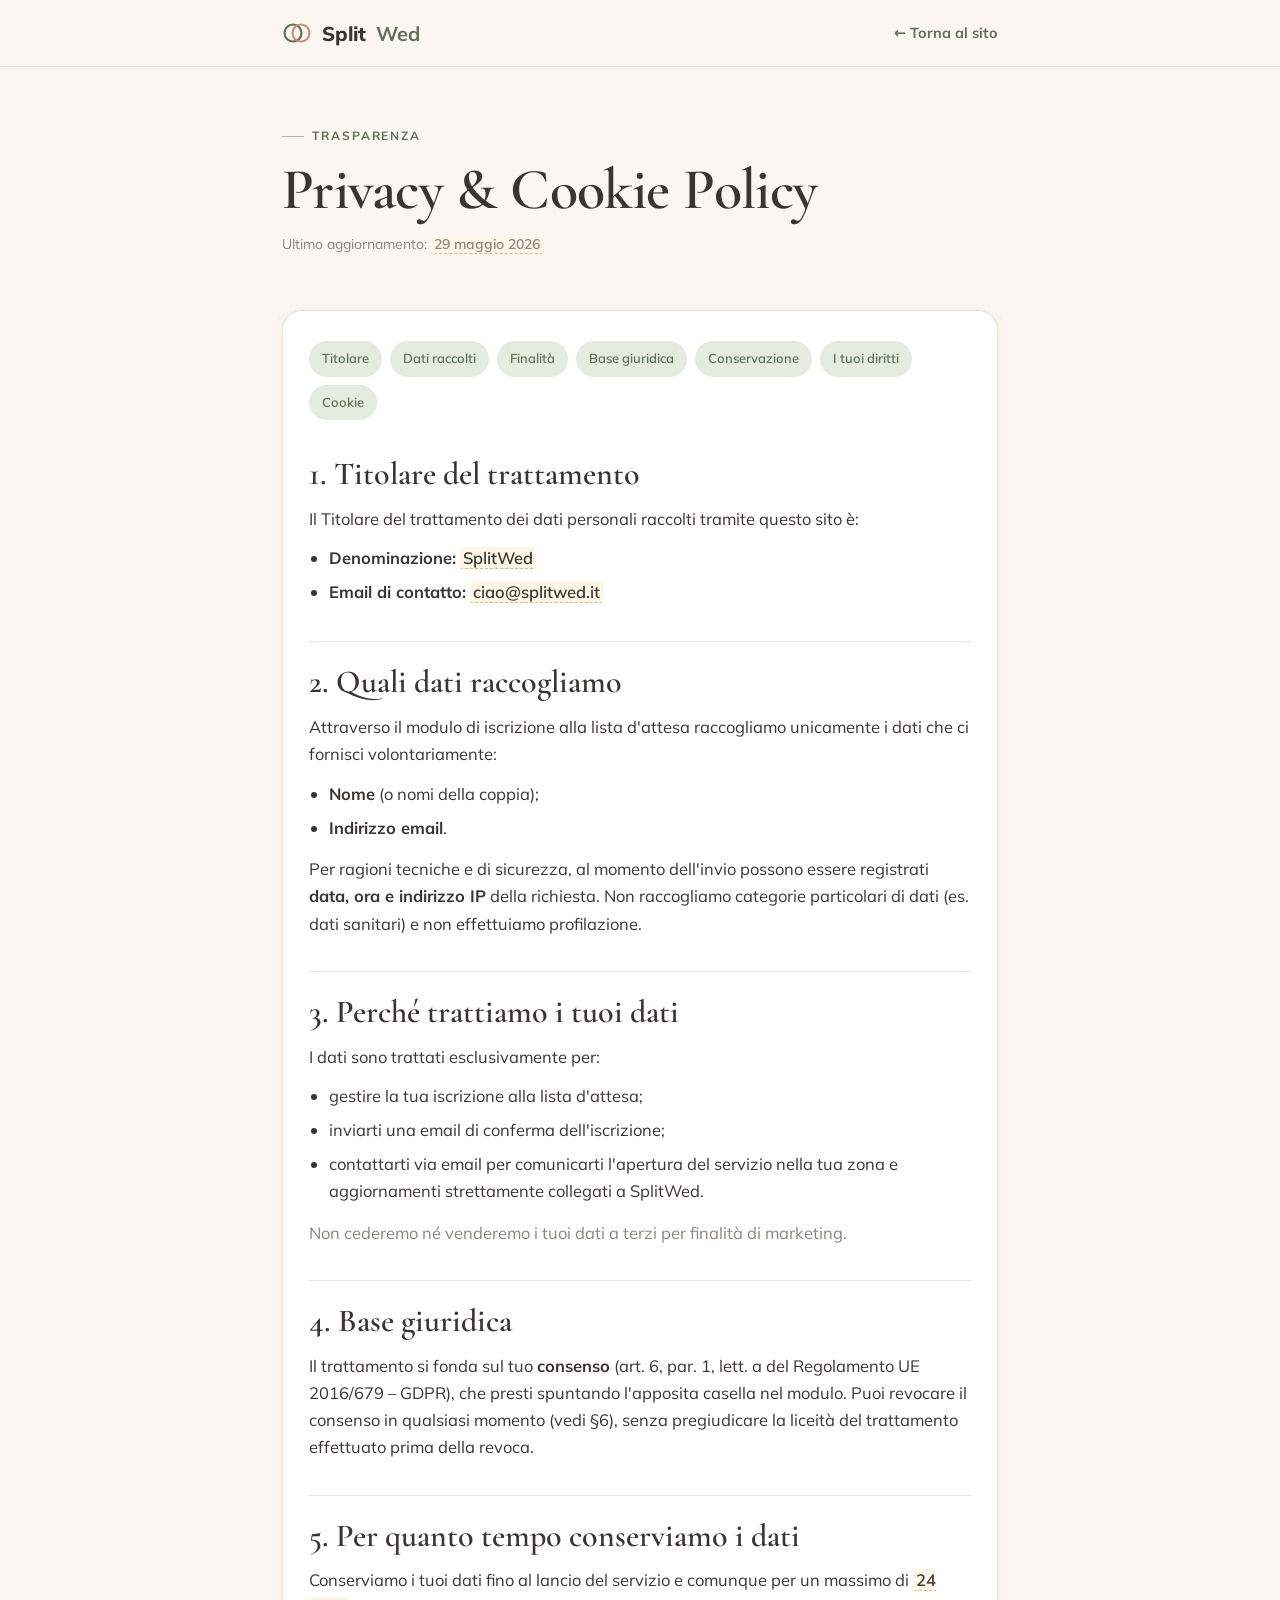
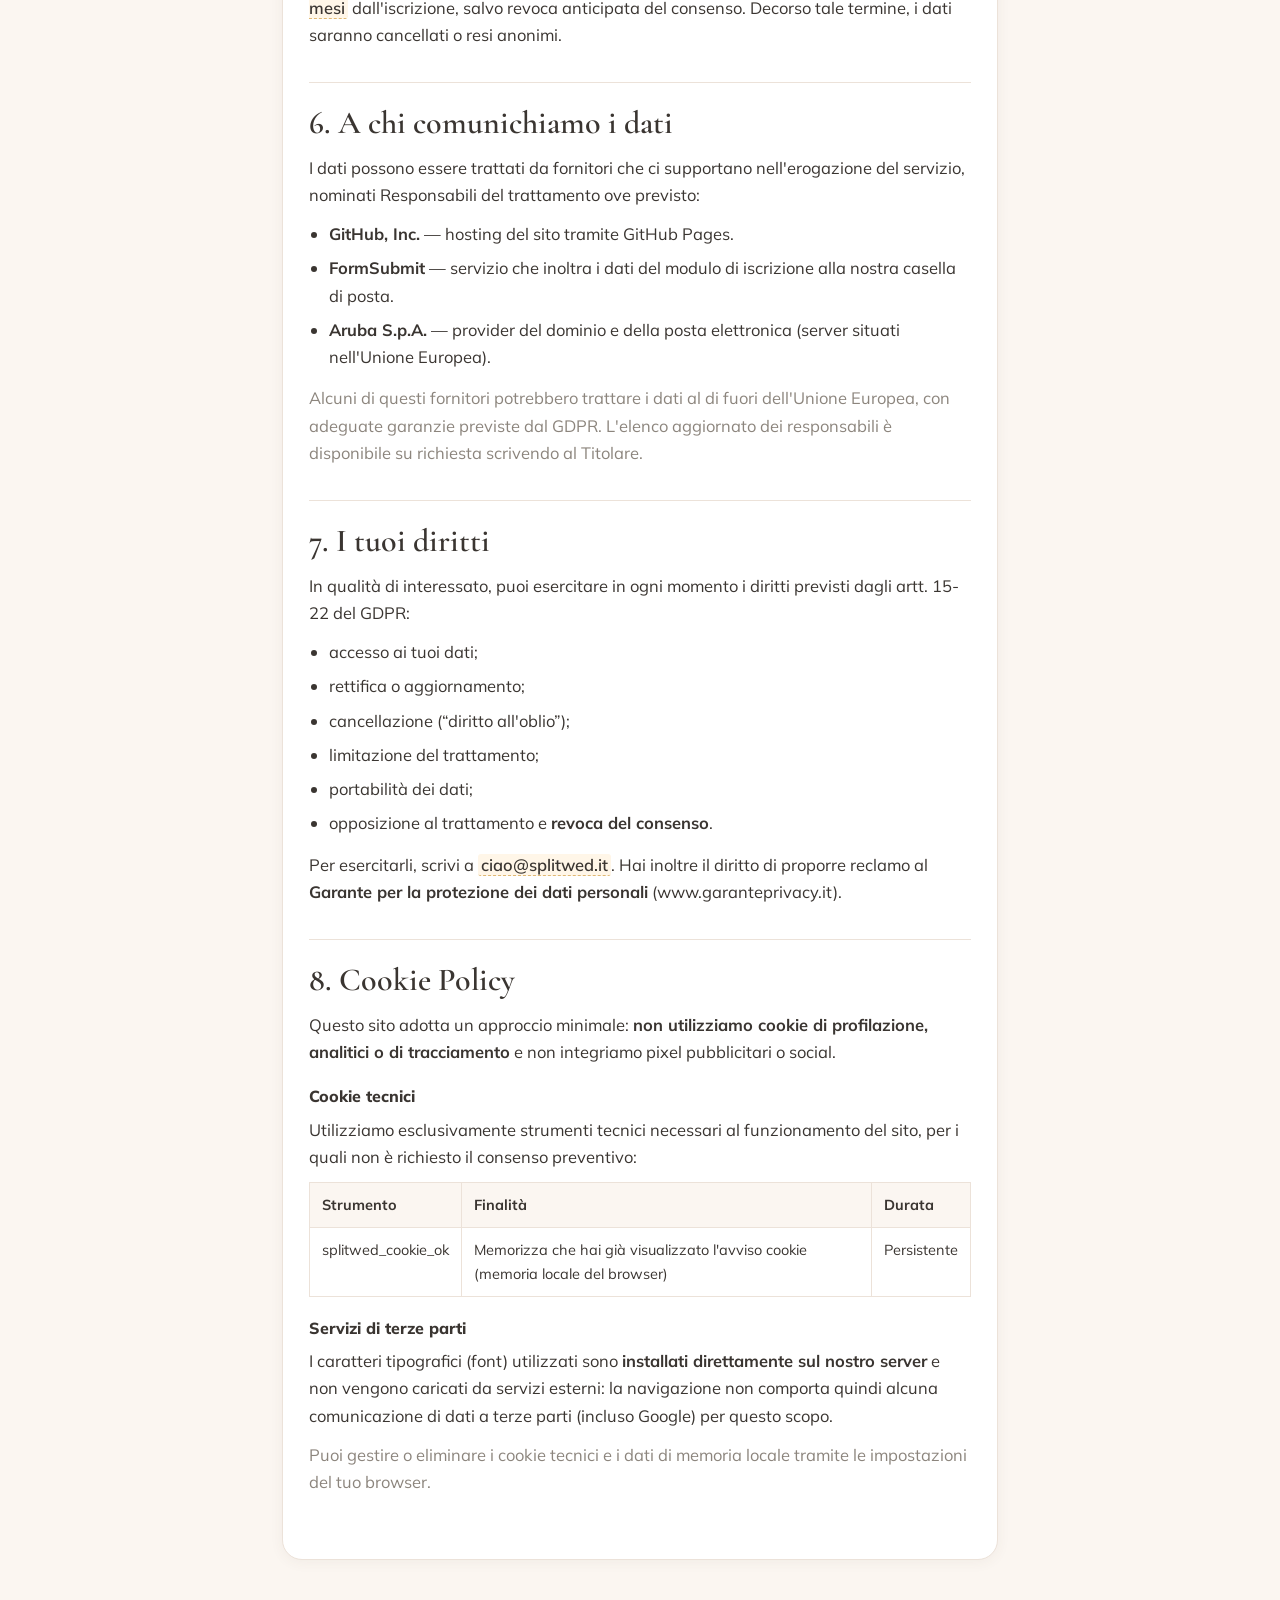
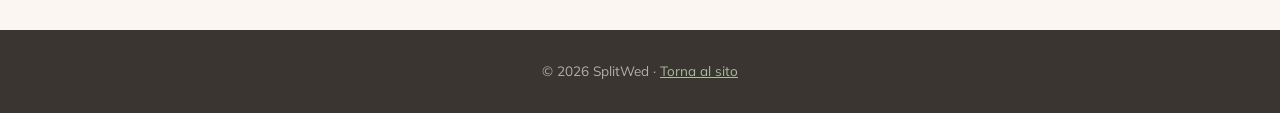
<file: privacy.html>
<!DOCTYPE html>
<html lang="it">
<head>
<meta charset="UTF-8" />
<meta name="viewport" content="width=device-width, initial-scale=1.0" />
<title>Privacy & Cookie Policy — SplitWed</title>
<meta name="description" content="Informativa sul trattamento dei dati personali e cookie policy di SplitWed." />
<link rel="stylesheet" href="fonts/fonts.css" />
<style>
  :root {
    --bg: #FBF6F1; --surface: #FFFFFF; --blush: #F3DED5; --blush-soft: #FAEDE7;
    --blush-deep: #C98E7E; --sage: #A9BBA0; --sage-deep: #5E7155; --sage-deeper: #46553F;
    --ink: #3A3531; --muted: #8C857D; --line: #ECE2D9;
    --r-sm: 12px; --r-md: 20px; --r-pill: 999px;
    --shadow-sm: 0 2px 14px rgba(90,70,55,.06);
    --serif: "Cormorant Garamond", Georgia, serif;
    --sans: "Mulish", system-ui, sans-serif;
  }
  * { box-sizing: border-box; margin: 0; padding: 0; }
  html { scroll-behavior: smooth; }
  body { font-family: var(--sans); color: var(--ink); background: var(--bg); line-height: 1.65; font-size: 16.5px; -webkit-font-smoothing: antialiased; }
  a { color: var(--sage-deep); }
  .wrap { width: 100%; max-width: 760px; margin: 0 auto; padding: 0 22px; }

  header { position: sticky; top: 0; z-index: 10; background: rgba(251,246,241,.85); backdrop-filter: blur(14px); -webkit-backdrop-filter: blur(14px); border-bottom: 1px solid var(--line); }
  .nav { display: flex; align-items: center; justify-content: space-between; height: 66px; }
  .logo { display: flex; align-items: center; gap: 10px; font-weight: 800; font-size: 20px; color: var(--ink); text-decoration: none; }
  .logo b { color: var(--sage-deep); }
  .back { font-weight: 700; font-size: 14.5px; color: var(--sage-deep); text-decoration: none; display: inline-flex; align-items: center; gap: 6px; }
  .back:hover { color: var(--sage-deeper); }

  .hero-p { padding: 50px 0 18px; }
  .hero-p .kicker { display: inline-flex; align-items: center; gap: 8px; font-size: 12px; font-weight: 700; letter-spacing: .16em; text-transform: uppercase; color: var(--sage-deep); margin-bottom: 14px; }
  .hero-p .kicker::before { content: ""; width: 22px; height: 1.5px; background: var(--sage); }
  .hero-p h1 { font-family: var(--serif); font-weight: 600; font-size: clamp(38px, 9vw, 58px); line-height: 1.05; letter-spacing: -.01em; margin-bottom: 12px; }
  .hero-p .updated { color: var(--muted); font-size: 14px; }

  main { padding: 24px 0 70px; }
  .card { background: var(--surface); border: 1px solid var(--line); border-radius: var(--r-md); box-shadow: var(--shadow-sm); padding: 30px 26px; }
  .toc { display: flex; flex-wrap: wrap; gap: 8px; margin-bottom: 30px; }
  .toc a { font-size: 13px; font-weight: 600; color: var(--sage-deep); background: var(--sage-soft, #E4ECDF); padding: 7px 13px; border-radius: var(--r-pill); text-decoration: none; transition: background .2s; }
  .toc a:hover { background: #D6E1CF; }

  .note { background: var(--blush-soft); border: 1px solid var(--blush); border-radius: var(--r-sm); padding: 16px 18px; font-size: 14.5px; color: var(--ink); margin-bottom: 28px; }
  .note b { color: var(--blush-deep); }

  section.block { padding: 22px 0; border-top: 1px solid var(--line); }
  section.block:first-of-type { border-top: none; padding-top: 6px; }
  h2 { font-family: var(--serif); font-weight: 600; font-size: clamp(24px, 6vw, 32px); margin-bottom: 12px; line-height: 1.15; }
  h3 { font-size: 16px; font-weight: 800; margin: 18px 0 6px; color: var(--ink); }
  p { margin-bottom: 12px; color: var(--ink); }
  p.muted, li.muted { color: var(--muted); }
  ul { margin: 8px 0 14px; padding-left: 20px; }
  li { margin-bottom: 7px; }
  strong { font-weight: 700; }
  .ph { background: #FFF6E8; border-bottom: 1.5px dashed #E0B873; padding: 0 3px; border-radius: 3px; font-weight: 600; }
  table { width: 100%; border-collapse: collapse; margin: 10px 0 16px; font-size: 14.5px; }
  th, td { text-align: left; padding: 10px 12px; border: 1px solid var(--line); vertical-align: top; }
  th { background: var(--bg); font-weight: 700; }

  footer { background: var(--ink); color: rgba(232,226,219,.7); padding: 30px 0; font-size: 13.5px; text-align: center; }
  footer a { color: var(--sage); }
</style>
</head>
<body>

<header>
  <div class="wrap nav">
    <a href="index.html" class="logo">
      <svg width="30" height="22" viewBox="0 0 30 22" fill="none" aria-hidden="true">
        <circle cx="11" cy="11" r="8.5" stroke="#5E7155" stroke-width="2.2" />
        <circle cx="19" cy="11" r="8.5" stroke="#C98E7E" stroke-width="2.2" />
      </svg>
      Split<b>Wed</b>
    </a>
    <a href="index.html" class="back">← Torna al sito</a>
  </div>
</header>

<div class="hero-p">
  <div class="wrap">
    <span class="kicker">Trasparenza</span>
    <h1>Privacy &amp; Cookie Policy</h1>
    <p class="updated">Ultimo aggiornamento: <span class="ph">29 maggio 2026</span></p>
  </div>
</div>

<main>
  <div class="wrap">
    <div class="card">

      <div class="toc">
        <a href="#titolare">Titolare</a>
        <a href="#dati">Dati raccolti</a>
        <a href="#finalita">Finalità</a>
        <a href="#base">Base giuridica</a>
        <a href="#conservazione">Conservazione</a>
        <a href="#diritti">I tuoi diritti</a>
        <a href="#cookie">Cookie</a>
      </div>

      <section class="block" id="titolare">
        <h2>1. Titolare del trattamento</h2>
        <p>Il Titolare del trattamento dei dati personali raccolti tramite questo sito è:</p>
        <ul>
          <li><strong>Denominazione:</strong> <span class="ph">SplitWed</span></li>
          <li><strong>Email di contatto:</strong> <span class="ph">ciao@splitwed.it</span></li>
        </ul>
      </section>

      <section class="block" id="dati">
        <h2>2. Quali dati raccogliamo</h2>
        <p>Attraverso il modulo di iscrizione alla lista d'attesa raccogliamo unicamente i dati che ci fornisci volontariamente:</p>
        <ul>
          <li><strong>Nome</strong> (o nomi della coppia);</li>
          <li><strong>Indirizzo email</strong>.</li>
        </ul>
        <p>Per ragioni tecniche e di sicurezza, al momento dell'invio possono essere registrati <strong>data, ora e indirizzo IP</strong> della richiesta. Non raccogliamo categorie particolari di dati (es. dati sanitari) e non effettuiamo profilazione.</p>
      </section>

      <section class="block" id="finalita">
        <h2>3. Perché trattiamo i tuoi dati</h2>
        <p>I dati sono trattati esclusivamente per:</p>
        <ul>
          <li>gestire la tua iscrizione alla lista d'attesa;</li>
          <li>inviarti una email di conferma dell'iscrizione;</li>
          <li>contattarti via email per comunicarti l'apertura del servizio nella tua zona e aggiornamenti strettamente collegati a SplitWed.</li>
        </ul>
        <p class="muted">Non cederemo né venderemo i tuoi dati a terzi per finalità di marketing.</p>
      </section>

      <section class="block" id="base">
        <h2>4. Base giuridica</h2>
        <p>Il trattamento si fonda sul tuo <strong>consenso</strong> (art. 6, par. 1, lett. a del Regolamento UE 2016/679 – GDPR), che presti spuntando l'apposita casella nel modulo. Puoi revocare il consenso in qualsiasi momento (vedi §6), senza pregiudicare la liceità del trattamento effettuato prima della revoca.</p>
      </section>

      <section class="block" id="conservazione">
        <h2>5. Per quanto tempo conserviamo i dati</h2>
        <p>Conserviamo i tuoi dati fino al lancio del servizio e comunque per un massimo di <span class="ph">24 mesi</span> dall'iscrizione, salvo revoca anticipata del consenso. Decorso tale termine, i dati saranno cancellati o resi anonimi.</p>
      </section>

      <section class="block" id="responsabili">
        <h2>6. A chi comunichiamo i dati</h2>
        <p>I dati possono essere trattati da fornitori che ci supportano nell'erogazione del servizio, nominati Responsabili del trattamento ove previsto:</p>
        <ul>
          <li><strong>GitHub, Inc.</strong> — hosting del sito tramite GitHub Pages.</li>
          <li><strong>FormSubmit</strong> — servizio che inoltra i dati del modulo di iscrizione alla nostra casella di posta.</li>
          <li><strong>Aruba S.p.A.</strong> — provider del dominio e della posta elettronica (server situati nell'Unione Europea).</li>
        </ul>
        <p class="muted">Alcuni di questi fornitori potrebbero trattare i dati al di fuori dell'Unione Europea, con adeguate garanzie previste dal GDPR. L'elenco aggiornato dei responsabili è disponibile su richiesta scrivendo al Titolare.</p>
      </section>

      <section class="block" id="diritti">
        <h2>7. I tuoi diritti</h2>
        <p>In qualità di interessato, puoi esercitare in ogni momento i diritti previsti dagli artt. 15-22 del GDPR:</p>
        <ul>
          <li>accesso ai tuoi dati;</li>
          <li>rettifica o aggiornamento;</li>
          <li>cancellazione (“diritto all'oblio”);</li>
          <li>limitazione del trattamento;</li>
          <li>portabilità dei dati;</li>
          <li>opposizione al trattamento e <strong>revoca del consenso</strong>.</li>
        </ul>
        <p>Per esercitarli, scrivi a <span class="ph">ciao@splitwed.it</span>. Hai inoltre il diritto di proporre reclamo al <strong>Garante per la protezione dei dati personali</strong> (www.garanteprivacy.it).</p>
      </section>

      <section class="block" id="cookie">
        <h2>8. Cookie Policy</h2>
        <p>Questo sito adotta un approccio minimale: <strong>non utilizziamo cookie di profilazione, analitici o di tracciamento</strong> e non integriamo pixel pubblicitari o social.</p>

        <h3>Cookie tecnici</h3>
        <p>Utilizziamo esclusivamente strumenti tecnici necessari al funzionamento del sito, per i quali non è richiesto il consenso preventivo:</p>
        <table>
          <thead><tr><th>Strumento</th><th>Finalità</th><th>Durata</th></tr></thead>
          <tbody>
            <tr><td>splitwed_cookie_ok</td><td>Memorizza che hai già visualizzato l'avviso cookie (memoria locale del browser)</td><td>Persistente</td></tr>
          </tbody>
        </table>

        <h3>Servizi di terze parti</h3>
        <p>I caratteri tipografici (font) utilizzati sono <strong>installati direttamente sul nostro server</strong> e non vengono caricati da servizi esterni: la navigazione non comporta quindi alcuna comunicazione di dati a terze parti (incluso Google) per questo scopo.</p>
        <p class="muted">Puoi gestire o eliminare i cookie tecnici e i dati di memoria locale tramite le impostazioni del tuo browser.</p>
      </section>

    </div>
  </div>
</main>

<footer>
  <div class="wrap">
    © 2026 SplitWed · <a href="index.html">Torna al sito</a>
  </div>
</footer>

</body>
</html>
</file>
<file: fonts/fonts.css>
/* ============================================================
   SplitWed — Font self-hosted (nessuna chiamata a Google)
   I file .woff2 vanno messi in questa stessa cartella /fonts.
   Vedi SCARICA-I-FONT.txt per le istruzioni.
   ============================================================ */

/* ---------- Cormorant Garamond ---------- */
@font-face {
  font-family: "Cormorant Garamond";
  font-style: normal; font-weight: 400; font-display: swap;
  src: url("cormorant-garamond-400.woff2") format("woff2");
}
@font-face {
  font-family: "Cormorant Garamond";
  font-style: normal; font-weight: 500; font-display: swap;
  src: url("cormorant-garamond-500.woff2") format("woff2");
}
@font-face {
  font-family: "Cormorant Garamond";
  font-style: normal; font-weight: 600; font-display: swap;
  src: url("cormorant-garamond-600.woff2") format("woff2");
}
@font-face {
  font-family: "Cormorant Garamond";
  font-style: normal; font-weight: 700; font-display: swap;
  src: url("cormorant-garamond-700.woff2") format("woff2");
}
@font-face {
  font-family: "Cormorant Garamond";
  font-style: italic; font-weight: 400; font-display: swap;
  src: url("cormorant-garamond-400-italic.woff2") format("woff2");
}
@font-face {
  font-family: "Cormorant Garamond";
  font-style: italic; font-weight: 600; font-display: swap;
  src: url("cormorant-garamond-600-italic.woff2") format("woff2");
}

/* ---------- Mulish ---------- */
@font-face {
  font-family: "Mulish";
  font-style: normal; font-weight: 400; font-display: swap;
  src: url("mulish-400.woff2") format("woff2");
}
@font-face {
  font-family: "Mulish";
  font-style: normal; font-weight: 500; font-display: swap;
  src: url("mulish-500.woff2") format("woff2");
}
@font-face {
  font-family: "Mulish";
  font-style: normal; font-weight: 600; font-display: swap;
  src: url("mulish-600.woff2") format("woff2");
}
@font-face {
  font-family: "Mulish";
  font-style: normal; font-weight: 700; font-display: swap;
  src: url("mulish-700.woff2") format("woff2");
}
@font-face {
  font-family: "Mulish";
  font-style: normal; font-weight: 800; font-display: swap;
  src: url("mulish-800.woff2") format("woff2");
}
</file>
